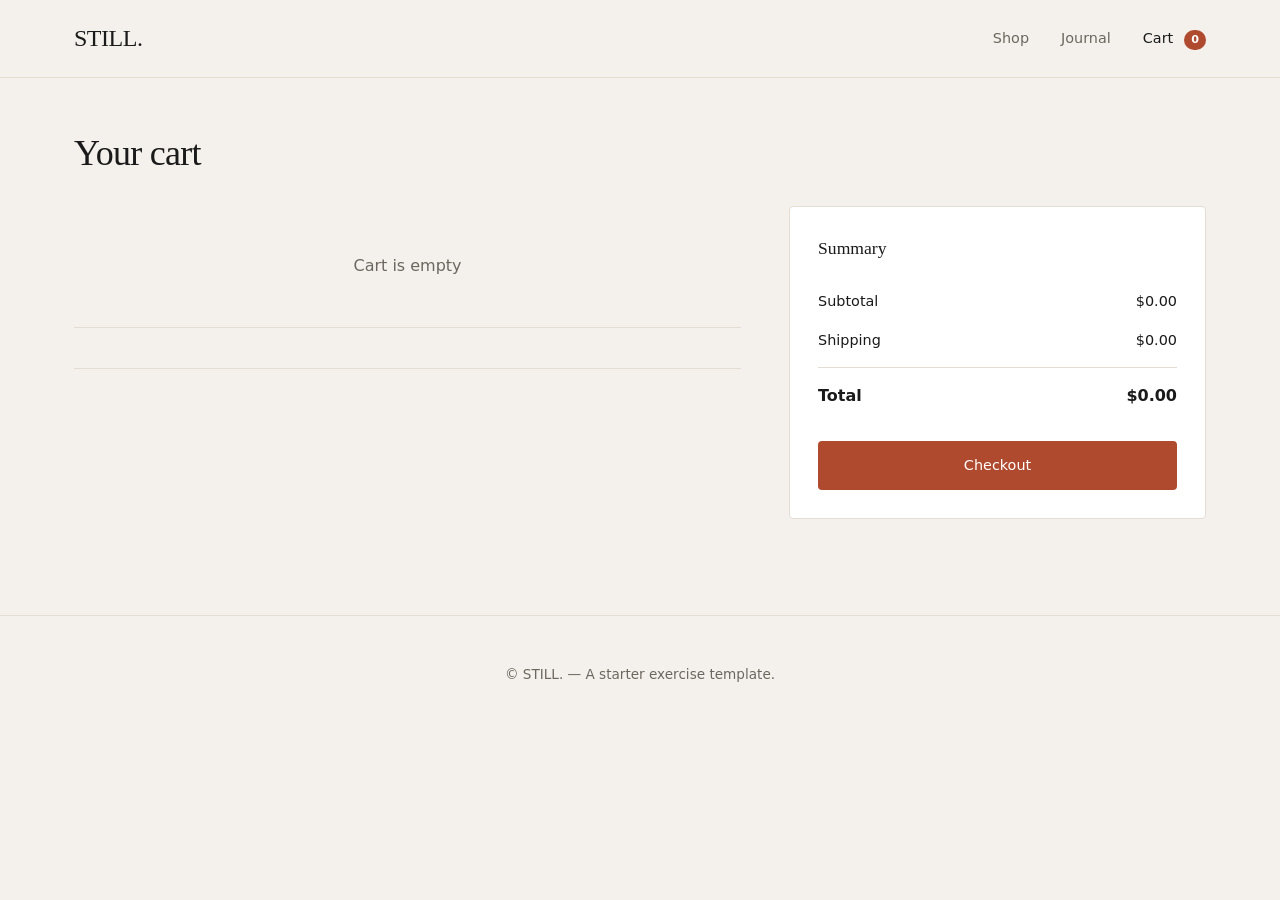
<file: cart.html>
<!doctype html>
<html lang="en">
  <head>
    <meta charset="UTF-8" />
    <meta name="viewport" content="width=device-width, initial-scale=1.0" />
    <title>Cart — STILL.</title>
    <link rel="stylesheet" href="styles.css" />
  </head>
  <body>
    <header class="site-header">
      <div class="container">
        <a href="index.html" class="brand">STILL.</a>
        <nav class="nav">
          <a href="index.html">Shop</a>
          <a href="#">Journal</a>
          <a href="cart.html" class="cart-link active">
            Cart <span class="cart-count" data-cart-count>0</span>
          </a>
        </nav>
      </div>
    </header>

    <main class="container">
      <h1 class="page-title">Your cart</h1>

      <div class="cart-layout">
        <!-- LEFT: items list -->
        <section>
          <!-- Empty state — show this when cart is empty -->
          <div class="cart-empty" data-cart-empty>
            <p>Your cart is empty.</p>
            <p style="margin-top: 1rem">
              <a href="index.html" class="btn btn-ghost">Continue shopping</a>
            </p>
          </div>

          <!-- Items list — render cart items into here -->
          <div class="cart-items" data-cart-items>
            <!--
            REFERENCE: cart item markup. Clone / build this dynamically in JS.
            Remove this static example once you wire it up.
          -->
            <article class="cart-item" data-product-id="${item.id}">
              <!-- <div class="thumb">
                <img src="https://picsum.photos/seed/mug/200/200" alt="" />
              </div>
              <div class="info">
                <div class="name">Stoneware Mug</div>
                <div class="price">$28.00</div>
              </div>
              <div class="controls">
                <div class="qty-stepper">
                  <button data-qty-decrease aria-label="Decrease">−</button>
                  <span class="qty" data-qty>1</span>
                  <button data-qty-increase aria-label="Increase">+</button>
                </div>
                <button class="remove-item" data-remove-item>Remove</button>
              </div> -->
            </article>
          </div>
        </section>

        <!-- RIGHT: summary -->
        <aside class="cart-summary">
          <h2>Summary</h2>
          <div class="summary-row">
            <span>Subtotal</span>
            <span>$<span data-subtotal>0.00</span></span>
          </div>
          <div class="summary-row">
            <span>Shipping</span>
            <span>$<span data-shipping>0.00</span></span>
          </div>
          <div class="summary-row total">
            <span>Total</span>
            <span>$<span data-total>0.00</span></span>
          </div> 
           <a
            href="checkout.html"
            class="btn btn-accent btn-block"
            style="margin-top: 1.5rem"
            data-checkout-btn
          >
            Checkout
          </a> 
        </aside>
      </div>
    </main>

    <footer class="site-footer">
      <div class="container">© STILL. — A starter exercise template.</div>
    </footer>

    <!-- TODO (exercise): include your cart.js here -->
    <script src="./cart.js">
    


    </script>
  </body>
</html>
</file>
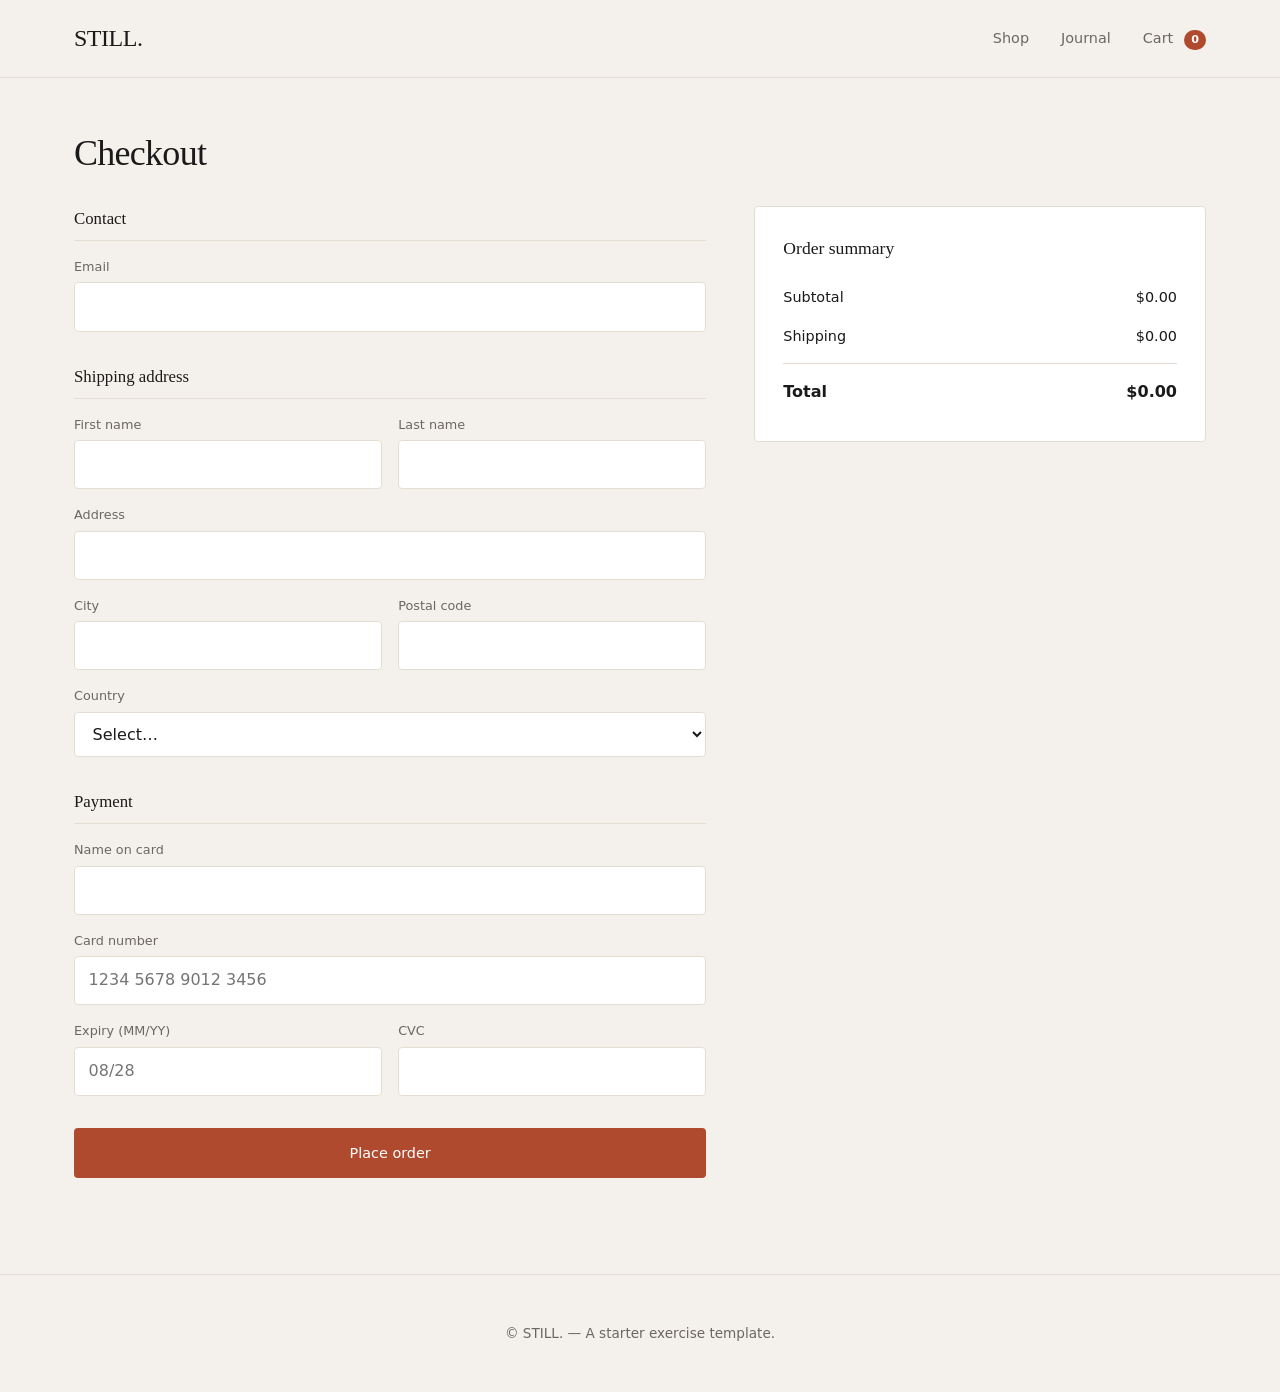
<file: checkout.html>
<!DOCTYPE html>
<html lang="en">
<head>
  <meta charset="UTF-8" />
  <meta name="viewport" content="width=device-width, initial-scale=1.0" />
  <title>Checkout — STILL.</title>
  <link rel="stylesheet" href="styles.css" />
</head>
<body>

  <header class="site-header">
    <div class="container">
      <a href="index.html" class="brand">STILL.</a>
      <nav class="nav">
        <a href="index.html">Shop</a>
        <a href="#">Journal</a>
        <a href="cart.html" class="cart-link">
          Cart <span class="cart-count" data-cart-count>0</span>
        </a>
      </nav>
    </div>
  </header>

  <main class="container">

    <!-- Checkout view -->
    <div data-checkout-view>
      <h1 class="page-title">Checkout</h1>

      <form class="checkout-layout" id="checkout-form" novalidate>

        <!-- LEFT: form fields -->
        <div>
          <section class="form-section">
            <h2>Contact</h2>
            <div class="form-grid">
              <div class="field full">
                <label for="email">Email</label>
                <input type="email" id="email" name="email" required />
              </div>
            </div>
          </section>

          <section class="form-section">
            <h2>Shipping address</h2>
            <div class="form-grid">
              <div class="field">
                <label for="firstName">First name</label>
                <input type="text" id="firstName" name="firstName" required />
              </div>
              <div class="field">
                <label for="lastName">Last name</label>
                <input type="text" id="lastName" name="lastName" required />
              </div>
              <div class="field full">
                <label for="address">Address</label>
                <input type="text" id="address" name="address" required />
              </div>
              <div class="field">
                <label for="city">City</label>
                <input type="text" id="city" name="city" required />
              </div>
              <div class="field">
                <label for="zip">Postal code</label>
                <input type="text" id="zip" name="zip" required />
              </div>
              <div class="field full">
                <label for="country">Country</label>
                <select id="country" name="country" required>
                  <option value="">Select…</option>
                  <option>Pakistan</option>
                  <option>United States</option>
                  <option>United Kingdom</option>
                  <option>Germany</option>
                  <option>Japan</option>
                </select>
              </div>
            </div>
          </section>

          <section class="form-section">
            <h2>Payment</h2>
            <div class="form-grid">
              <div class="field full">
                <label for="cardName">Name on card</label>
                <input type="text" id="cardName" name="cardName" required />
              </div>
              <div class="field full">
                <label for="cardNumber">Card number</label>
                <input type="text" id="cardNumber" name="cardNumber"
                       inputmode="numeric" placeholder="1234 5678 9012 3456" required />
              </div>
              <div class="field">
                <label for="expiry">Expiry (MM/YY)</label>
                <input type="text" id="expiry" name="expiry" placeholder="08/28" required />
              </div>
              <div class="field">
                <label for="cvc">CVC</label>
                <input type="text" id="cvc" name="cvc" inputmode="numeric" required />
              </div>
            </div>
          </section>

          <button type="submit" class="btn btn-accent btn-block form-data" data-place-order>
            Place order
          </button>
        </div>

        <!-- RIGHT: order summary -->
        <aside class="order-summary">
          <h2>Order summary</h2>
          <div data-order-lines>
            <!-- Render one .order-line per cart item in JS -->
           </div>
          <div class="summary-row" style="margin-top: 1rem;">
            <span>Subtotal</span>
            <span>$<span data-subtotal>0.00</span></span>
          </div>
          <div class="summary-row">
            <span>Shipping</span>
            <span>$<span data-shipping>0.00</span></span>
          </div>
          <div class="summary-row total">
            <span>Total</span>
            <span>$<span data-total>0.00</span></span>
          </div>
        </aside>

      </form>
    </div>

    <!-- Success view — show after order is placed -->
    <div class="success-state hidden" data-success-view>
      <h1>Thank you for your order.</h1>
      <p>A confirmation has been sent to your email.</p>
      <a href="index.html" class="btn btn-ghost">Back to shop</a>
    </div>

  </main>

  <footer class="site-footer">
    <div class="container">© STILL. — A starter exercise template.</div>
  </footer>

  <!-- TODO (exercise): include your cart.js here -->
  <script src="./cart.js"></script>
</body>
</html>
</file>
<file: styles.css>
/* ============================================================
   STILL. — shared stylesheet
   Tokens → Reset → Layout → Components → Pages → Utilities
   ============================================================ */

:root {
  --bg: #f4f1ec;
  --surface: #ffffff;
  --ink: #1a1a1a;
  --muted: #6b6760;
  --line: #e3ddd4;
  --accent: #b04a2f;
  --accent-ink: #ffffff;
  --radius: 4px;
  --maxw: 1180px;
  --space: 1.25rem;
  --font-display: "Fraunces", Georgia, serif;
  --font-body: "DM Sans", system-ui, sans-serif;
}

@import url("https://fonts.googleapis.com/css2?family=Fraunces:opsz,wght@9..144,400;9..144,500;9..144,600&family=DM+Sans:wght@400;500;600&display=swap");

* { box-sizing: border-box; margin: 0; padding: 0; }
html { scroll-behavior: smooth; }
body {
  font-family: var(--font-body);
  background: var(--bg);
  color: var(--ink);
  line-height: 1.55;
  -webkit-font-smoothing: antialiased;
}
img { max-width: 100%; display: block; }
a { color: inherit; text-decoration: none; }
button { font: inherit; cursor: pointer; border: none; background: none; color: inherit; }
input, select, textarea { font: inherit; color: inherit; }

/* ---------- Layout ---------- */
.container { max-width: var(--maxw); margin: 0 auto; padding: 0 1.5rem; }

.site-header {
  border-bottom: 1px solid var(--line);
  background: var(--bg);
  position: sticky; top: 0; z-index: 10;
}
.site-header .container {
  display: flex; align-items: center; justify-content: space-between;
  padding-top: 1.25rem; padding-bottom: 1.25rem;
}
.brand {
  font-family: var(--font-display);
  font-size: 1.5rem; font-weight: 500; letter-spacing: -0.02em;
}
.nav { display: flex; gap: 2rem; align-items: center; }
.nav a { font-size: 0.9rem; color: var(--muted); transition: color 0.15s; }
.nav a:hover, .nav a.active { color: var(--ink); }
.cart-link { position: relative; }
.cart-count {
  display: inline-block;
  background: var(--accent); color: var(--accent-ink);
  font-size: 0.7rem; font-weight: 600;
  padding: 1px 7px; border-radius: 999px;
  margin-left: 0.4rem; min-width: 18px; text-align: center;
}

.site-footer {
  margin-top: 6rem;
  padding: 3rem 0;
  border-top: 1px solid var(--line);
  font-size: 0.85rem;
  color: var(--muted);
  text-align: center;
}

/* ---------- Buttons ---------- */
.btn {
  display: inline-block;
  padding: 0.85rem 1.6rem;
  font-size: 0.9rem; font-weight: 500;
  border-radius: var(--radius);
  transition: opacity 0.15s, transform 0.15s;
}
.btn:hover { opacity: 0.88; }
.btn:active { transform: translateY(1px); }
.btn-primary { background: var(--ink); color: #fff; }
.btn-accent  { background: var(--accent); color: var(--accent-ink); }
.btn-ghost   { border: 1px solid var(--line); background: transparent; }
.btn-block   { display: block; width: 100%; text-align: center; }

/* ---------- Hero (index) ---------- */
.hero {
  padding: 5rem 0 4rem;
  text-align: center;
}
.hero h1 {
  font-family: var(--font-display);
  font-size: clamp(2.5rem, 6vw, 4.5rem);
  font-weight: 400;
  letter-spacing: -0.03em;
  line-height: 1.05;
  max-width: 18ch;
  margin: 0 auto 1.25rem;
}
.hero h1 em { font-style: italic; color: var(--accent); }
.hero p { color: var(--muted); max-width: 48ch; margin: 0 auto; }

/* ---------- Product grid ---------- */
.section-title {
  font-family: var(--font-display);
  font-size: 1.25rem; font-weight: 500;
  margin-bottom: 1.5rem;
  border-bottom: 1px solid var(--line);
  padding-bottom: 0.75rem;
  display: flex; justify-content: space-between; align-items: baseline;
}
.section-title small { font-family: var(--font-body); font-size: 0.8rem; color: var(--muted); font-weight: 400; }

.product-grid {
  display: grid;
  grid-template-columns: repeat(auto-fill, minmax(240px, 1fr));
  gap: 2rem 1.5rem;
}
.product-card { display: block; }
.product-card .thumb {
  aspect-ratio: 4 / 5;
  background: var(--surface);
  overflow: hidden;
  margin-bottom: 0.85rem;
  border-radius: var(--radius);
}
.product-card .thumb img {
  width: 100%; height: 100%; object-fit: cover;
  transition: transform 0.4s ease;
}
.product-card:hover .thumb img { transform: scale(1.04); }
.product-card .name { font-size: 0.95rem; font-weight: 500; }
.product-card .price { font-size: 0.9rem; color: var(--muted); margin-top: 0.15rem; }

/* ---------- Product detail ---------- */
.product-detail {
  display: grid;
  grid-template-columns: 1.1fr 1fr;
  gap: 4rem;
  padding: 3rem 0;
}
.product-detail .gallery {
  background: var(--surface);
  aspect-ratio: 1 / 1;
  border-radius: var(--radius);
  overflow: hidden;
}
.product-detail .gallery img { width: 100%; height: 100%; object-fit: cover; }
.product-detail h1 {
  font-family: var(--font-display);
  font-weight: 400;
  font-size: 2.5rem;
  letter-spacing: -0.02em;
  margin-bottom: 0.5rem;
}
.product-detail .price-large {
  font-size: 1.25rem;
  color: var(--accent);
  margin-bottom: 1.75rem;
}
.product-detail .description {
  color: var(--muted);
  margin-bottom: 2rem;
  max-width: 50ch;
}
.qty-row {
  display: flex; align-items: center; gap: 1rem;
  margin-bottom: 1.5rem;
}
.qty-row label { font-size: 0.85rem; color: var(--muted); }
.qty-input {
  width: 70px;
  padding: 0.6rem 0.75rem;
  border: 1px solid var(--line);
  border-radius: var(--radius);
  background: var(--surface);
  text-align: center;
}
.breadcrumb {
  font-size: 0.85rem; color: var(--muted);
  padding: 1.5rem 0 0;
}
.breadcrumb a:hover { color: var(--ink); }

@media (max-width: 720px) {
  .product-detail { grid-template-columns: 1fr; gap: 2rem; }
}

/* ---------- Cart ---------- */
.page-title {
  font-family: var(--font-display);
  font-weight: 400;
  font-size: 2.25rem;
  letter-spacing: -0.02em;
  padding: 3rem 0 1.5rem;
}
.cart-layout {
  display: grid;
  grid-template-columns: 1.6fr 1fr;
  gap: 3rem;
  align-items: start;
}
.cart-items { border-top: 1px solid var(--line); }
.cart-item {
  display: grid;
  grid-template-columns: 90px 1fr auto;
  gap: 1.25rem;
  align-items: center;
  padding: 1.25rem 0;
  border-bottom: 1px solid var(--line);
}
.cart-item .thumb { aspect-ratio: 1; background: var(--surface); border-radius: var(--radius); overflow: hidden; }
.cart-item .thumb img { width: 100%; height: 100%; object-fit: cover; }
.cart-item .info .name { font-weight: 500; margin-bottom: 0.2rem; }
.cart-item .info .price { font-size: 0.85rem; color: var(--muted); }
.cart-item .controls { display: flex; align-items: center; gap: 1rem; }
.qty-stepper {
  display: inline-flex; align-items: center;
  border: 1px solid var(--line); border-radius: var(--radius);
  background: var(--surface);
}
.qty-stepper button { padding: 0.4rem 0.8rem; font-size: 1rem; }
.qty-stepper .qty { padding: 0 0.5rem; min-width: 24px; text-align: center; font-size: 0.9rem; }
.remove-item { font-size: 0.8rem; color: var(--muted); text-decoration: underline; }
.remove-item:hover { color: var(--accent); }

.cart-empty {
  padding: 3rem 0;
  text-align: center;
  color: var(--muted);
}

.cart-summary {
  background: var(--surface);
  border: 1px solid var(--line);
  border-radius: var(--radius);
  padding: 1.75rem;
  position: sticky; top: 6rem;
}
.cart-summary h2 {
  font-family: var(--font-display);
  font-weight: 500; font-size: 1.1rem;
  margin-bottom: 1.25rem;
}
.summary-row {
  display: flex; justify-content: space-between;
  padding: 0.5rem 0; font-size: 0.9rem;
}
.summary-row.total {
  border-top: 1px solid var(--line);
  margin-top: 0.5rem; padding-top: 1rem;
  font-weight: 600; font-size: 1rem;
}

@media (max-width: 720px) {
  .cart-layout { grid-template-columns: 1fr; }
  .cart-summary { position: static; }
}

/* ---------- Checkout ---------- */
.checkout-layout {
  display: grid;
  grid-template-columns: 1.4fr 1fr;
  gap: 3rem;
  align-items: start;
}
.form-section { margin-bottom: 2rem; }
.form-section h2 {
  font-family: var(--font-display); font-weight: 500;
  font-size: 1.05rem; margin-bottom: 1rem;
  padding-bottom: 0.5rem; border-bottom: 1px solid var(--line);
}
.form-grid {
  display: grid; gap: 1rem;
  grid-template-columns: 1fr 1fr;
}
.form-grid .full { grid-column: 1 / -1; }
.field { display: flex; flex-direction: column; gap: 0.35rem; }
.field label { font-size: 0.8rem; color: var(--muted); }
.field input, .field select {
  padding: 0.7rem 0.85rem;
  border: 1px solid var(--line);
  border-radius: var(--radius);
  background: var(--surface);
  transition: border-color 0.15s;
}
.field input:focus, .field select:focus {
  outline: none; border-color: var(--ink);
}

.order-summary {
  background: var(--surface);
  border: 1px solid var(--line);
  border-radius: var(--radius);
  padding: 1.75rem;
  position: sticky; top: 6rem;
}
.order-summary h2 {
  font-family: var(--font-display);
  font-weight: 500; font-size: 1.1rem;
  margin-bottom: 1rem;
}
.order-line {
  display: flex; justify-content: space-between;
  font-size: 0.85rem; padding: 0.4rem 0;
  color: var(--muted);
}
.order-line .name { color: var(--ink); }

.success-state {
  text-align: center; padding: 5rem 1rem;
}
.success-state h1 {
  font-family: var(--font-display); font-weight: 400;
  font-size: 2.25rem; margin-bottom: 0.75rem;
}
.success-state p { color: var(--muted); margin-bottom: 2rem; }

@media (max-width: 720px) {
  .checkout-layout { grid-template-columns: 1fr; }
  .form-grid { grid-template-columns: 1fr; }
  .order-summary { position: static; }
}

/* ---------- Utilities ---------- */
.hidden { display: none !important; }
</file>
